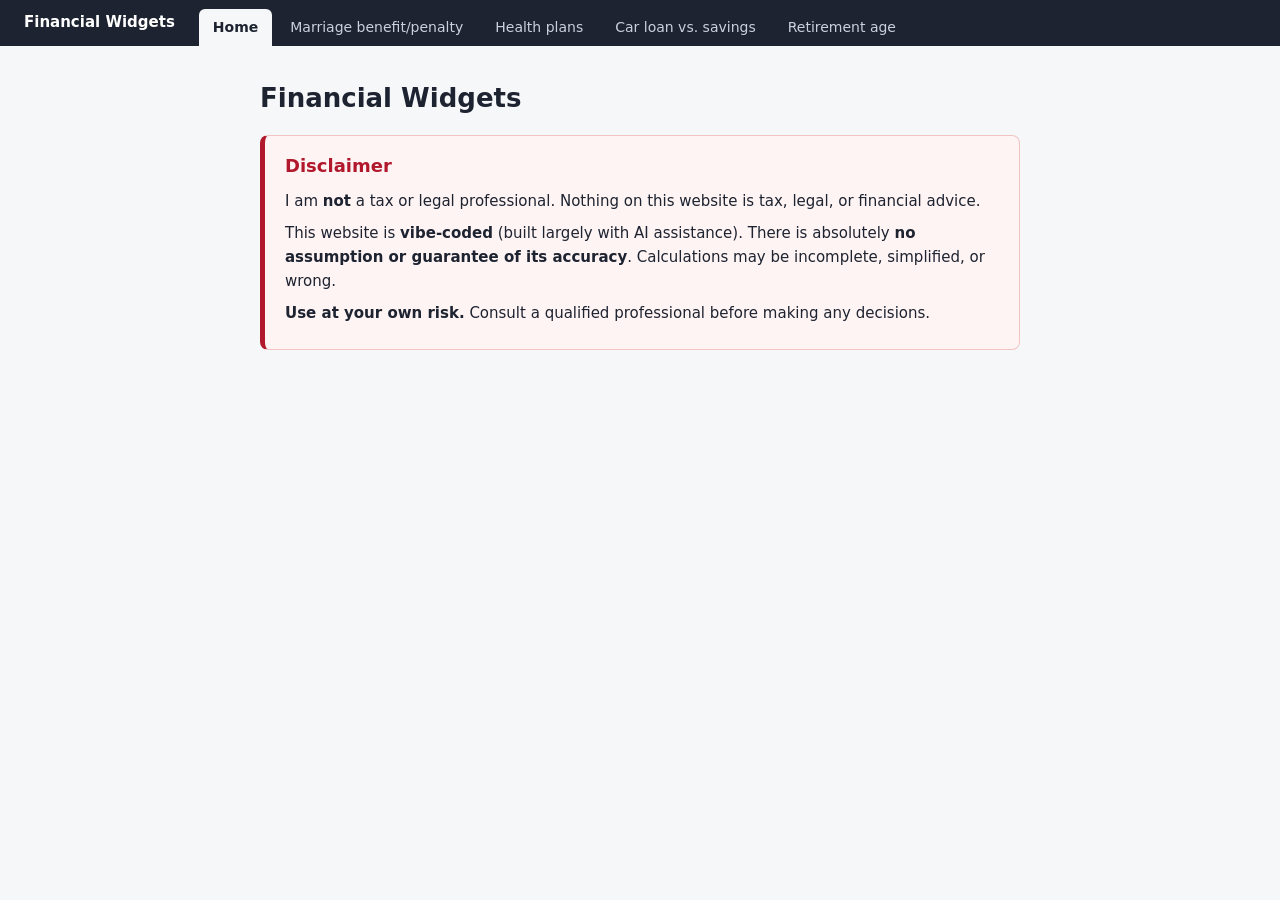
<file: index.html>
<!doctype html>
<html lang="en">
<head>
  <meta charset="utf-8" />
  <meta name="viewport" content="width=device-width, initial-scale=1" />
  <title>Financial Widgets</title>
  <link rel="stylesheet" href="site.css" />
  <style>
    body {
      margin: 0;
      font: 15px/1.6 system-ui, -apple-system, "Segoe UI", Roboto, sans-serif;
      background: #f6f7f9;
      color: #1d2330;
    }
    main { max-width: 760px; margin: 0 auto; padding: 32px 16px; }
    h1 { font-size: 26px; margin: 0 0 16px; }
    .disclaimer {
      background: #fff4f4;
      border: 1px solid #f1c4c4;
      border-left: 5px solid #b2182b;
      border-radius: 8px;
      padding: 16px 20px;
    }
    .disclaimer h2 { margin: 0 0 8px; font-size: 18px; color: #b2182b; }
    .disclaimer p { margin: 8px 0; }
  </style>
</head>
<body>
  <header class="topbar">
    <span class="brand">Financial Widgets</span>
    <nav>
      <a href="./" aria-current="page">Home</a>
      <a href="marriage/">Marriage benefit/penalty</a>
      <a href="health/">Health plans</a>
      <a href="loans/">Car loan vs. savings</a>
      <a href="retire/">Retirement age</a>
    </nav>
  </header>

  <main>
    <h1>Financial Widgets</h1>
    <section class="disclaimer">
      <h2>Disclaimer</h2>
      <p>I am <b>not</b> a tax or legal professional. Nothing on this website is tax, legal, or financial advice.</p>
      <p>This website is <b>vibe-coded</b> (built largely with AI assistance). There is absolutely
        <b>no assumption or guarantee of its accuracy</b>. Calculations may be incomplete, simplified, or wrong.</p>
      <p><b>Use at your own risk.</b> Consult a qualified professional before making any decisions.</p>
    </section>
  </main>
</body>
</html>
</file>
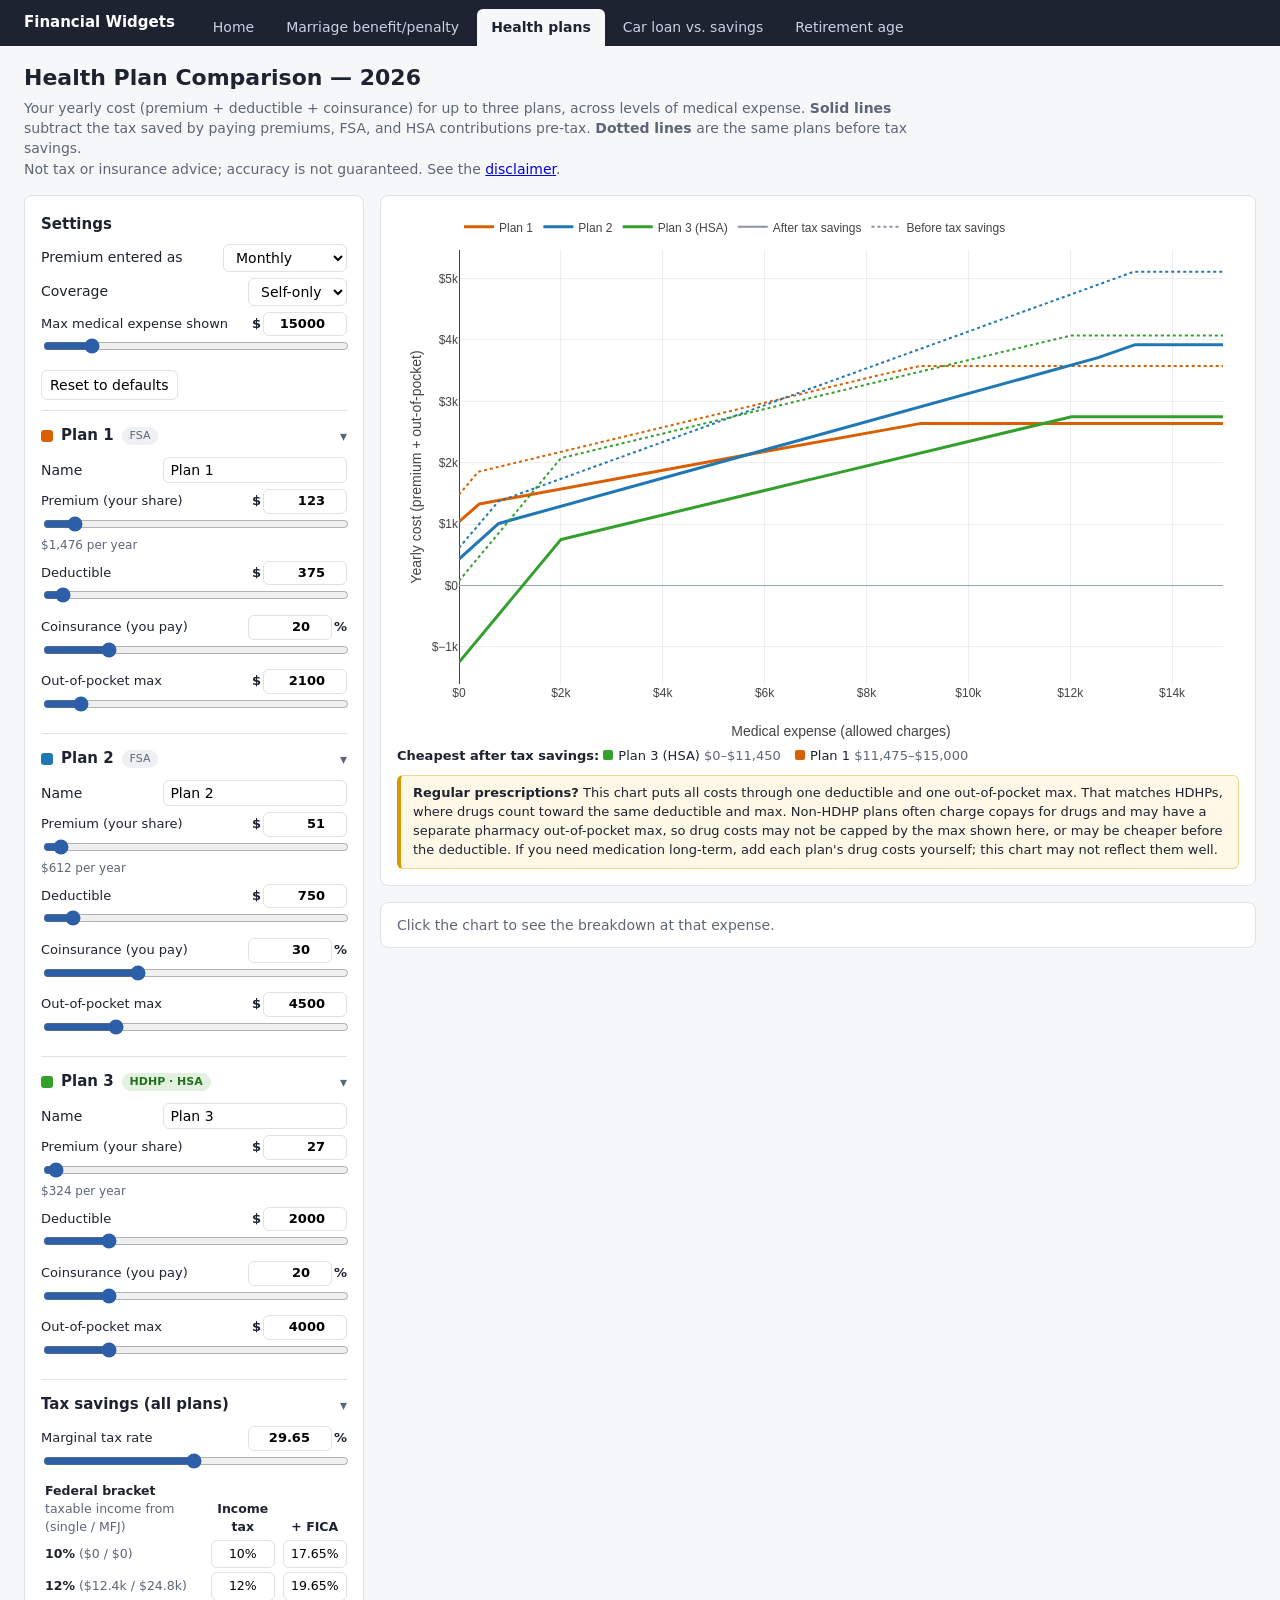
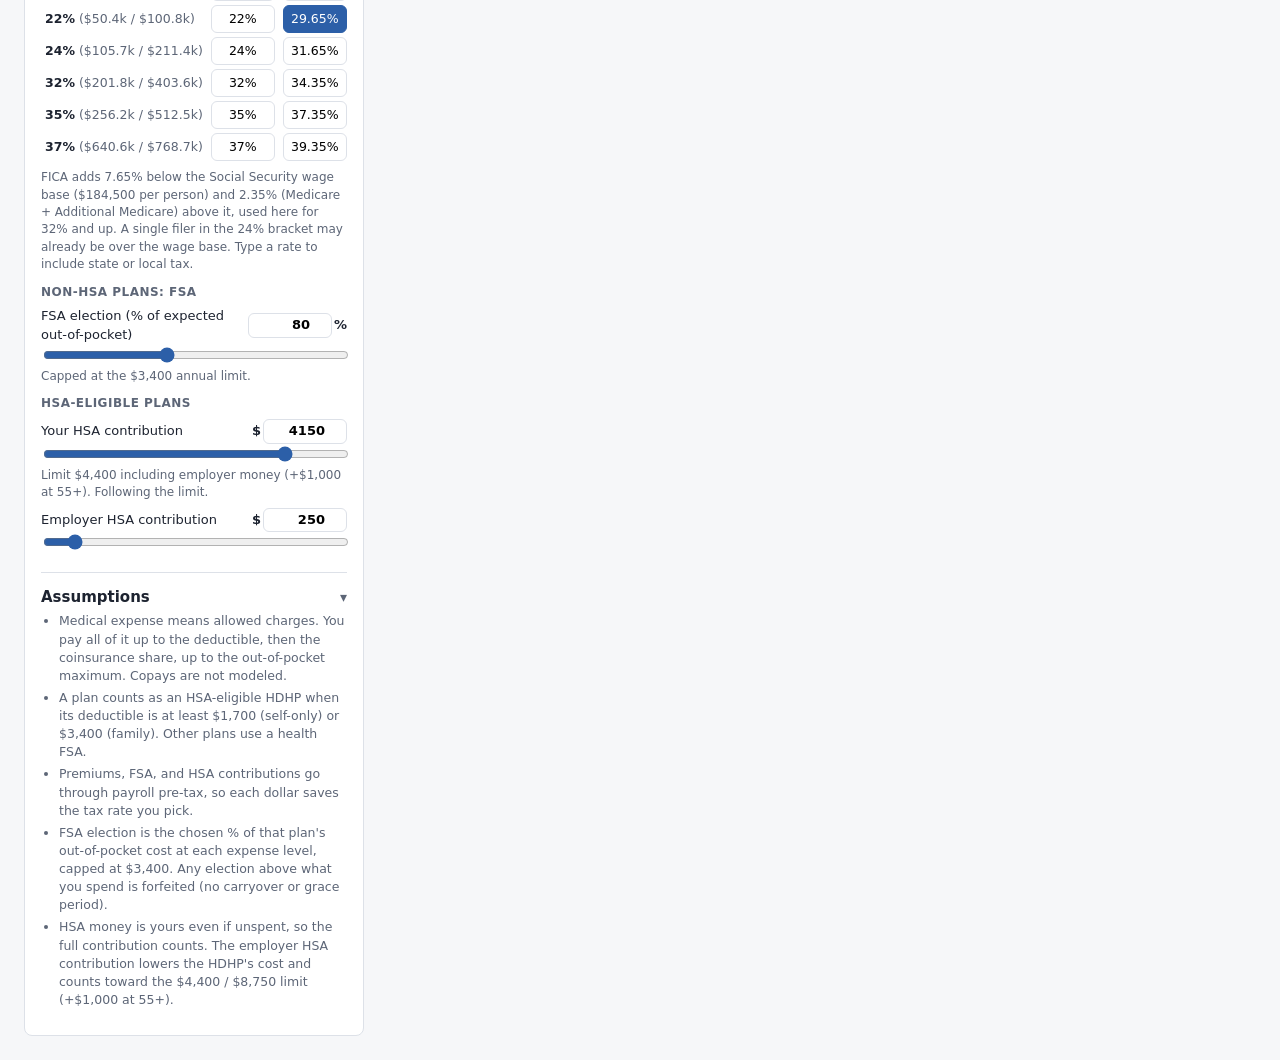
<file: health/index.html>
<!doctype html>
<html lang="en">
<head>
  <meta charset="utf-8" />
  <meta name="viewport" content="width=device-width, initial-scale=1" />
  <title>Health Plan Comparison 2026</title>
  <link rel="stylesheet" href="../site.css" />
  <link rel="stylesheet" href="../marriage/style.css" />
  <link rel="stylesheet" href="style.css" />
  <script src="https://cdn.plot.ly/plotly-2.35.2.min.js" charset="utf-8"></script>
</head>
<body>
  <header class="topbar">
    <span class="brand">Financial Widgets</span>
    <nav>
      <a href="../">Home</a>
      <a href="../marriage/">Marriage benefit/penalty</a>
      <a href="./" aria-current="page">Health plans</a>
      <a href="../loans/">Car loan vs. savings</a>
      <a href="../retire/">Retirement age</a>
    </nav>
  </header>

  <header>
    <h1>Health Plan Comparison — 2026</h1>
    <p class="sub">
      Your yearly cost (premium + deductible + coinsurance) for up to three plans, across levels of medical
      expense. <b>Solid lines</b> subtract the tax saved by paying premiums, FSA, and HSA contributions pre-tax.
      <b>Dotted lines</b> are the same plans before tax savings.
    </p>
    <p class="sub">Not tax or insurance advice; accuracy is not guaranteed. See the <a href="../">disclaimer</a>.</p>
  </header>

  <main class="wide-aside">
    <aside id="controls">
      <section id="settings">
        <h2>Settings</h2>
        <label class="row">Premium entered as
          <select id="premiumMode">
            <option value="monthly">Monthly</option>
            <option value="annual">Annual total</option>
          </select>
        </label>
        <label class="row">Coverage
          <select id="coverage">
            <option value="self">Self-only</option>
            <option value="family">Family</option>
          </select>
        </label>
        <p id="coverageWarn" class="warn" hidden>
          Family plans: this chart treats the deductible and out-of-pocket max as one pool for the whole family
          (non-embedded). Many plans use embedded limits instead, where each person also has their own smaller
          deductible and max. Then one person with high costs gets coverage sooner, and your cost can be lower
          than shown. Check your plan documents.
        </p>
        <div id="rangeFields"></div>
        <button id="reset" type="button">Reset to defaults</button>
      </section>
      <div id="plans"></div>
      <details class="panel" id="taxPanel" open>
        <summary><h2>Tax savings (all plans)</h2></summary>
        <div id="taxFields"></div>
        <table class="brackets">
          <thead>
            <tr><th>Federal bracket<br><span class="muted">taxable income from (single / MFJ)</span></th><th>Income tax</th><th>+ FICA</th></tr>
          </thead>
          <tbody id="bracketRows"></tbody>
        </table>
        <p class="note">FICA adds 7.65% below the Social Security wage base ($184,500 per person) and 2.35%
          (Medicare + Additional Medicare) above it, used here for 32% and up. A single filer in the 24% bracket
          may already be over the wage base. Type a rate to include state or local tax.</p>
        <h3>Non-HSA plans: FSA</h3>
        <div id="fsaFields"></div>
        <p id="fsaWarn" class="warn" hidden>
          Over 100%: you elect more than you spend, and the unused FSA money is forfeited. The chart counts that
          loss, so above 100% only makes sense if you expect higher costs than the chart's expense level.
        </p>
        <h3>HSA-eligible plans</h3>
        <div id="hsaFields"></div>
      </details>
      <details class="panel notes" open>
        <summary><h2>Assumptions</h2></summary>
        <ul>
          <li>Medical expense means allowed charges. You pay all of it up to the deductible, then the
            coinsurance share, up to the out-of-pocket maximum. Copays are not modeled.</li>
          <li>A plan counts as an HSA-eligible HDHP when its deductible is at least $1,700 (self-only) or
            $3,400 (family). Other plans use a health FSA.</li>
          <li>Premiums, FSA, and HSA contributions go through payroll pre-tax, so each dollar saves the tax
            rate you pick.</li>
          <li>FSA election is the chosen % of that plan's out-of-pocket cost at each expense level, capped at
            $3,400. Any election above what you spend is forfeited (no carryover or grace period).</li>
          <li>HSA money is yours even if unspent, so the full contribution counts. The employer HSA
            contribution lowers the HDHP's cost and counts toward the $4,400 / $8,750 limit (+$1,000 at
            55+).</li>
        </ul>
      </details>
    </aside>

    <section id="viz">
      <div id="chartWrap">
        <div id="chart"></div>
        <p id="winners" class="winners"></p>
        <p class="callout">
          <b>Regular prescriptions?</b> This chart puts all costs through one deductible and one out-of-pocket max.
          That matches HDHPs, where drugs count toward the same deductible and max. Non-HDHP plans often charge
          copays for drugs and may have a separate pharmacy out-of-pocket max, so drug costs may not be capped by
          the max shown here, or may be cheaper before the deductible. If you need medication long-term, add each
          plan's drug costs yourself; this chart may not reflect them well.
        </p>
      </div>
      <div id="detail" class="detail"><p class="hint">Click the chart to see the breakdown at that expense.</p></div>
    </section>
  </main>

  <div id="tapcard" class="tapcard" hidden>
    <button id="tapcard-close" type="button" aria-label="Close">×</button>
    <div class="body"></div>
    <a href="#detail">Full breakdown ↓</a>
  </div>

  <script src="../marriage/tax.js"></script>
  <script src="calc.js"></script>
  <script src="app.js"></script>
</body>
</html>
</file>
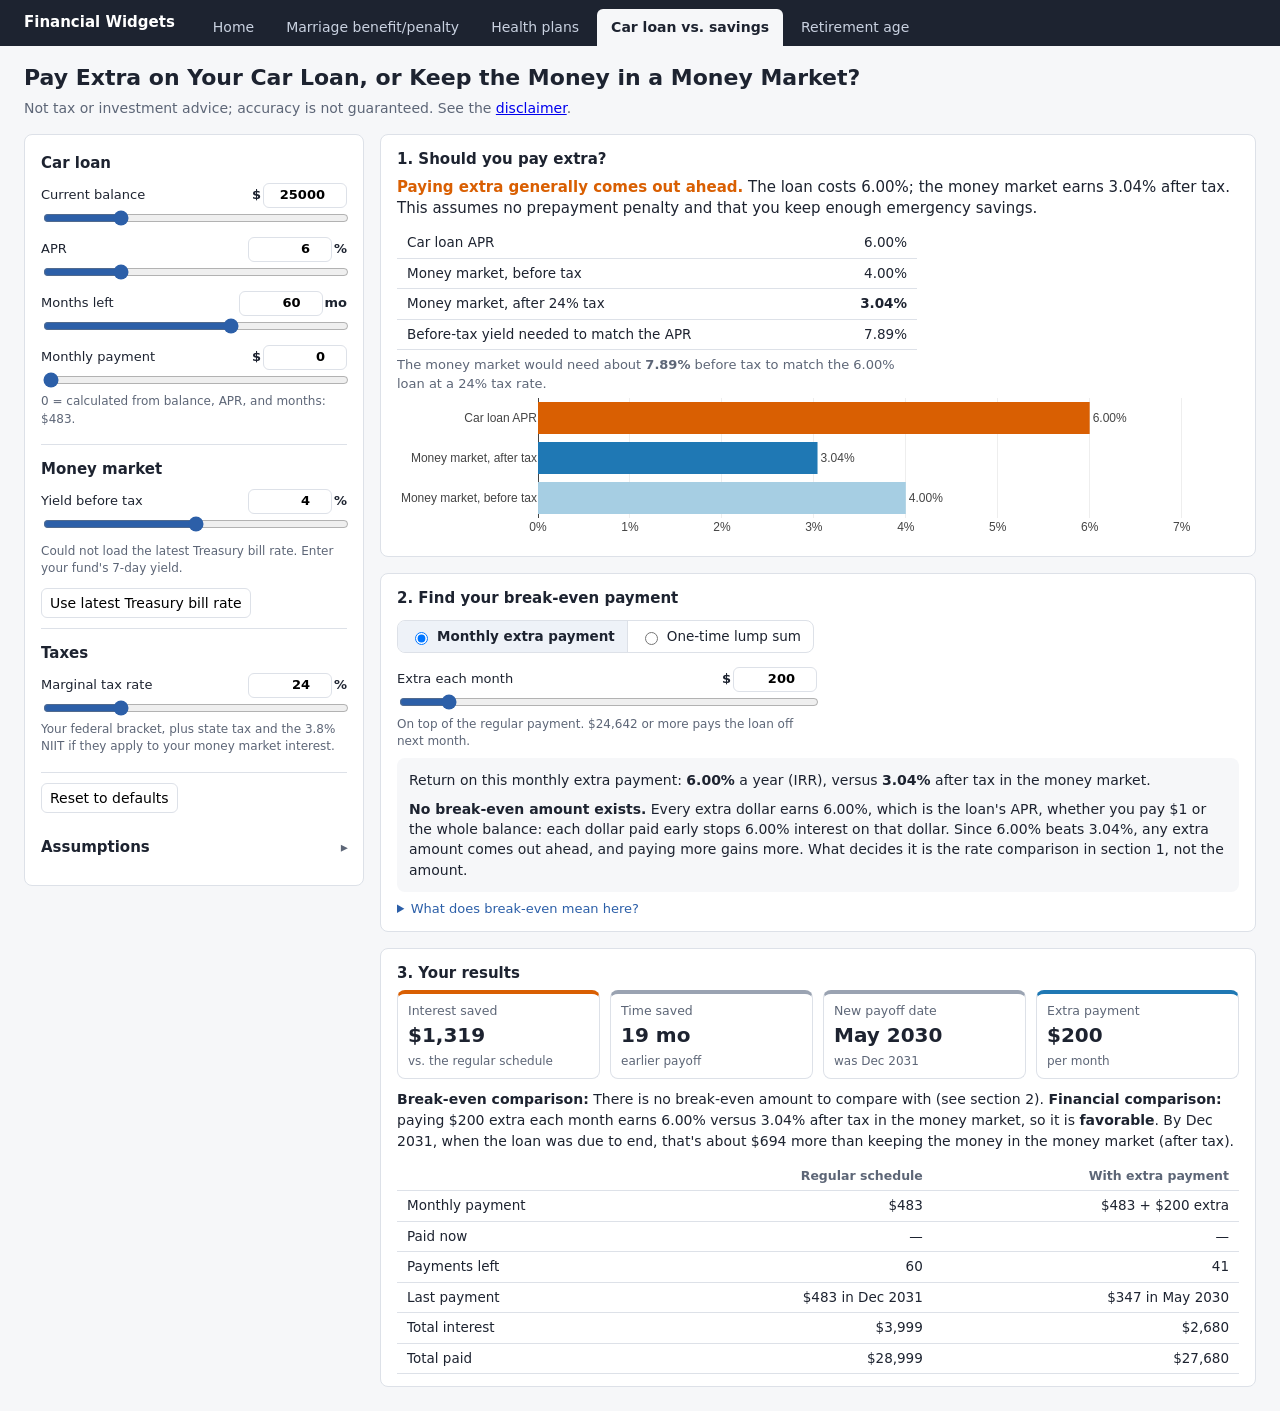
<file: loans/index.html>
<!doctype html>
<html lang="en">
<head>
  <meta charset="utf-8" />
  <meta name="viewport" content="width=device-width, initial-scale=1" />
  <title>Car Loan vs. Savings</title>
  <link rel="stylesheet" href="../site.css" />
  <link rel="stylesheet" href="../marriage/style.css" />
  <link rel="stylesheet" href="../health/style.css" />
  <link rel="stylesheet" href="style.css" />
  <script src="https://cdn.plot.ly/plotly-2.35.2.min.js" charset="utf-8"></script>
</head>
<body>
  <header class="topbar">
    <span class="brand">Financial Widgets</span>
    <nav>
      <a href="../">Home</a>
      <a href="../marriage/">Marriage benefit/penalty</a>
      <a href="../health/">Health plans</a>
      <a href="./" aria-current="page">Car loan vs. savings</a>
      <a href="../retire/">Retirement age</a>
    </nav>
  </header>

  <header>
    <h1>Pay Extra on Your Car Loan, or Keep the Money in a Money Market?</h1>
    <p class="sub">Not tax or investment advice; accuracy is not guaranteed. See the <a href="../">disclaimer</a>.</p>
  </header>

  <main>
    <aside id="controls">
      <section>
        <h2>Car loan</h2>
        <div id="loanFields"></div>
      </section>
      <section>
        <h2>Money market</h2>
        <div id="mmFields"></div>
        <p id="mmStatus" class="note"></p>
        <button id="mmRefresh" type="button">Use latest Treasury bill rate</button>
      </section>
      <section>
        <h2>Taxes</h2>
        <div id="taxFields"></div>
      </section>
      <button id="reset" type="button">Reset to defaults</button>
      <details class="panel notes">
        <summary><h2>Assumptions</h2></summary>
        <ul>
          <li>Fixed-rate loan paid monthly; each month's interest is the balance × APR ÷ 12. Extra money goes
            straight to principal and the monthly payment stays the same, so the loan ends sooner. No
            prepayment penalty.</li>
          <li>Money market interest is taxed at the marginal rate you enter. Your actual after-tax yield
            depends on federal and state tax, the kind of fund (Treasury funds are often free of state tax),
            and your situation.</li>
          <li>The loan's rate is not tax-adjusted, since car loan interest is usually not deductible.</li>
          <li>All rates are annual rates compounded monthly, so they can be compared directly.</li>
          <li>Keep an emergency fund: money paid into a loan can't be taken back out.</li>
        </ul>
      </details>
    </aside>

    <section id="viz">
      <div class="card">
        <h2>1. Should you pay extra?</h2>
        <p id="verdict" class="headline"></p>
        <div class="tablewrap"><table id="rateTable" class="data rates"></table></div>
        <div id="chartBars" class="chart"></div>
      </div>

      <div class="card">
        <h2>2. Find your break-even payment</h2>
        <div class="seg" role="radiogroup" aria-label="Extra payment type">
          <label><input type="radio" name="mode" value="monthly"> Monthly extra payment</label>
          <label><input type="radio" name="mode" value="lump"> One-time lump sum</label>
        </div>
        <div id="amountField"></div>
        <div id="breakEven" class="be"></div>
        <details class="explain">
          <summary>What does break-even mean here?</summary>
          <ul>
            <li><b>Car loan APR</b>: the rate in your loan contract. Paying extra does not change it; it
              changes how much interest you pay and when the loan ends.</li>
            <li><b>After-tax money market yield</b>: what the same money would earn in the money market,
              after tax.</li>
            <li><b>Return on paying extra</b>: the annualized internal rate of return (IRR) of the extra
              payments compared with the regular schedule. That is the money you pay in early, and the
              payments you no longer owe once the loan ends sooner.</li>
            <li><b>Break-even</b> is the extra amount at which that return equals the after-tax money market
              yield. The calculator checks amounts from $0 up to paying the loan off entirely.</li>
          </ul>
        </details>
      </div>

      <div class="card">
        <h2>3. Your results</h2>
        <div id="kpis" class="kpis four"></div>
        <p id="compare" class="compare"></p>
        <div class="tablewrap"><table id="schedTable" class="data"></table></div>
      </div>
    </section>
  </main>

  <script src="calc.js"></script>
  <script src="ui.js"></script>
  <script src="app.js"></script>
</body>
</html>
</file>
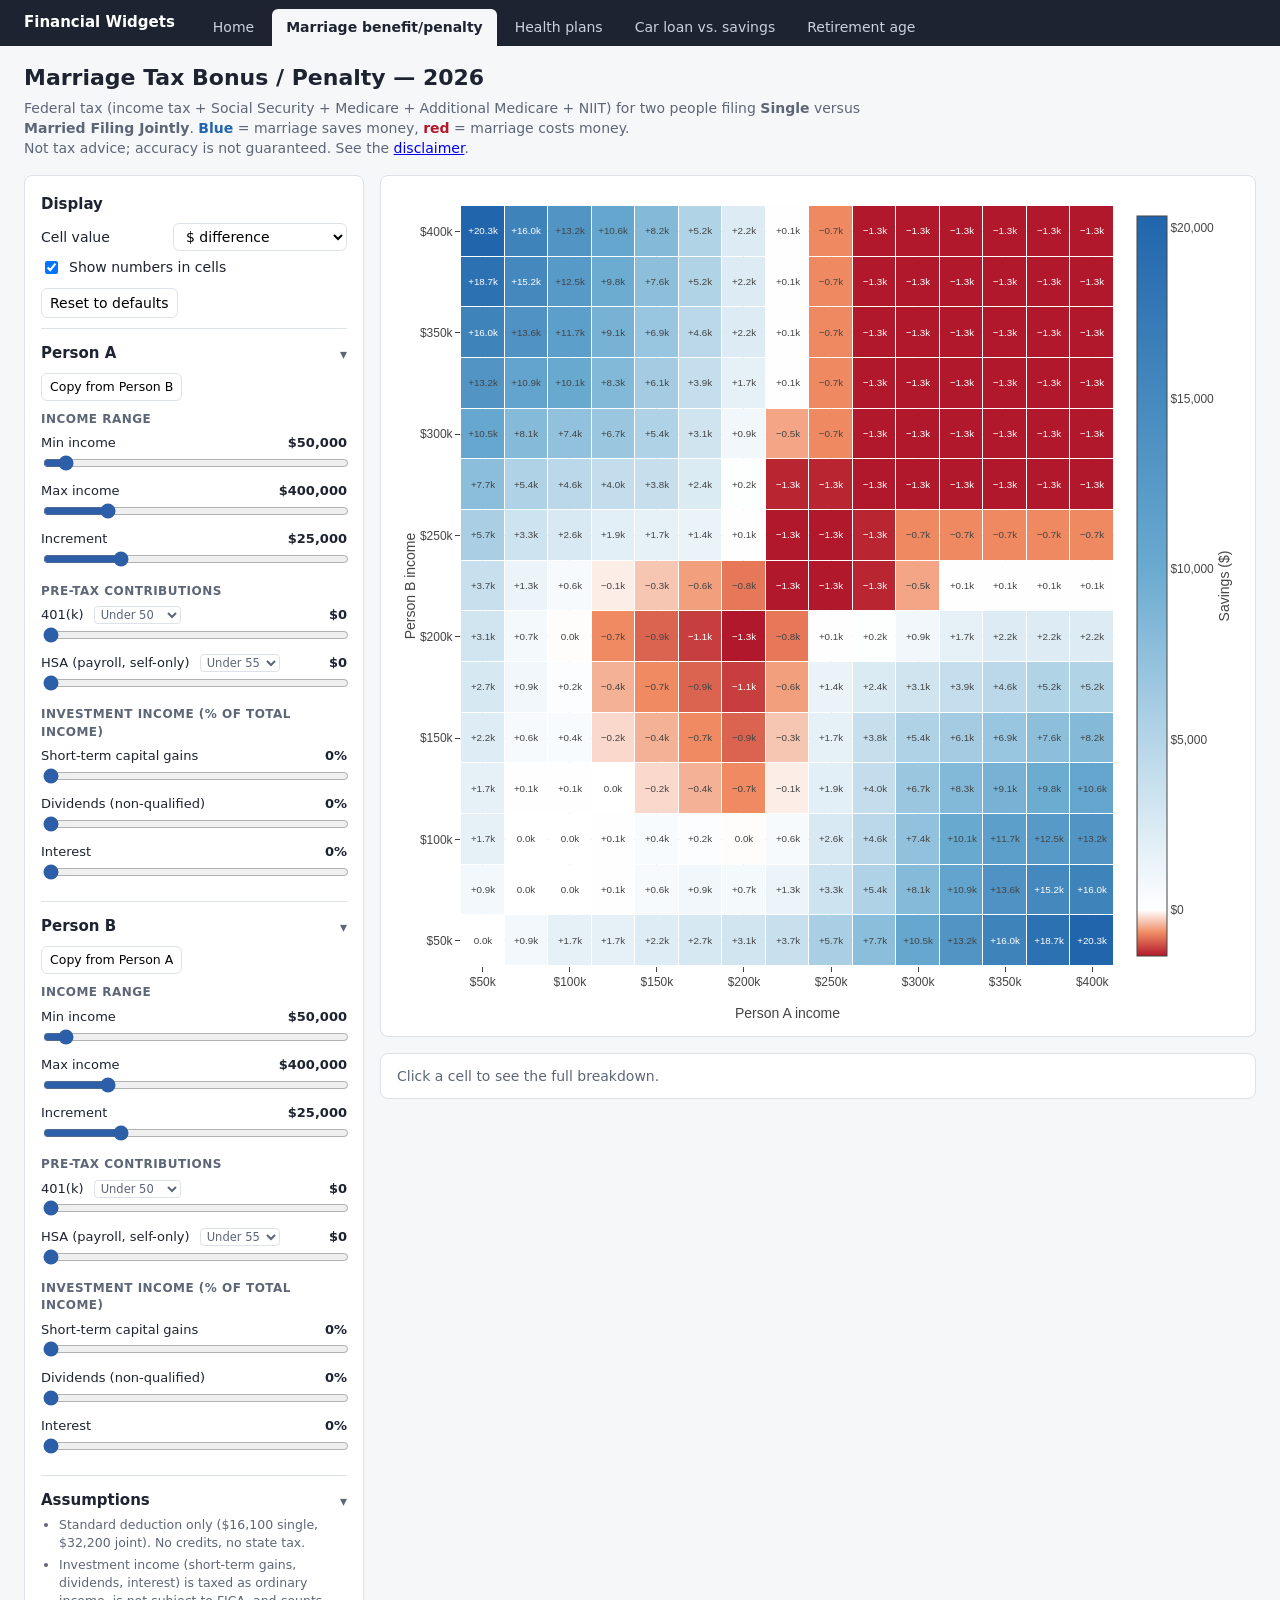
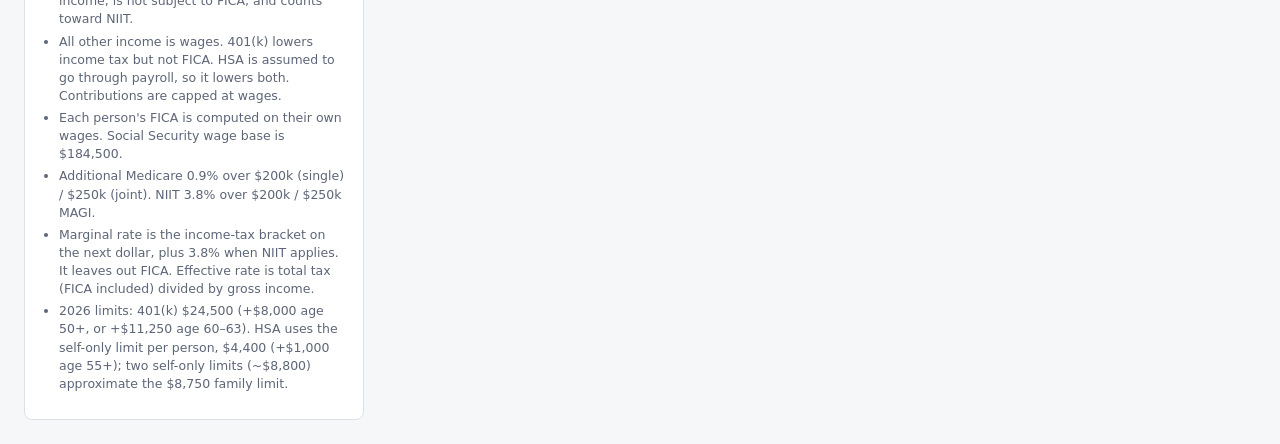
<file: marriage/index.html>
<!doctype html>
<html lang="en">
<head>
  <meta charset="utf-8" />
  <meta name="viewport" content="width=device-width, initial-scale=1" />
  <title>Marriage Tax Heatmap 2026</title>
  <link rel="stylesheet" href="../site.css" />
  <link rel="stylesheet" href="style.css" />
  <script src="https://cdn.plot.ly/plotly-2.35.2.min.js" charset="utf-8"></script>
</head>
<body>
  <header class="topbar">
    <span class="brand">Financial Widgets</span>
    <nav>
      <a href="../">Home</a>
      <a href="./" aria-current="page">Marriage benefit/penalty</a>
      <a href="../health/">Health plans</a>
      <a href="../loans/">Car loan vs. savings</a>
      <a href="../retire/">Retirement age</a>
    </nav>
  </header>

  <header>
    <h1>Marriage Tax Bonus / Penalty — 2026</h1>
    <p class="sub">
      Federal tax (income tax + Social Security + Medicare + Additional Medicare + NIIT) for two people
      filing <b>Single</b> versus <b>Married Filing Jointly</b>.
      <span class="pos">Blue</span> = marriage saves money,
      <span class="neg">red</span> = marriage costs money.
    </p>
    <p class="sub">Not tax advice; accuracy is not guaranteed. See the <a href="../">disclaimer</a>.</p>
  </header>

  <main class="wide-aside">
    <aside id="controls" class="people-grid">
      <section>
        <h2>Display</h2>
        <label class="row">Cell value
          <select id="mode">
            <option value="diff">$ difference</option>
            <option value="pct">% of unmarried tax</option>
          </select>
        </label>
        <label class="row check"><input type="checkbox" id="showText" checked /> Show numbers in cells</label>
        <button id="reset" type="button">Reset to defaults</button>
      </section>
      <div id="people"></div>
      <details class="panel notes" open>
        <summary><h2>Assumptions</h2></summary>
        <ul>
          <li>Standard deduction only ($16,100 single, $32,200 joint). No credits, no state tax.</li>
          <li>Investment income (short-term gains, dividends, interest) is taxed as ordinary income, is not
            subject to FICA, and counts toward NIIT.</li>
          <li>All other income is wages. 401(k) lowers income tax but not FICA. HSA is assumed to go through
            payroll, so it lowers both. Contributions are capped at wages.</li>
          <li>Each person's FICA is computed on their own wages. Social Security wage base is $184,500.</li>
          <li>Additional Medicare 0.9% over $200k (single) / $250k (joint). NIIT 3.8% over $200k / $250k MAGI.</li>
          <li>Marginal rate is the income-tax bracket on the next dollar, plus 3.8% when NIIT applies. It leaves
            out FICA. Effective rate is total tax (FICA included) divided by gross income.</li>
          <li>2026 limits: 401(k) $24,500 (+$8,000 age 50+, or +$11,250 age 60–63). HSA uses the self-only
            limit per person, $4,400 (+$1,000 age 55+); two self-only limits (~$8,800) approximate the $8,750
            family limit.</li>
        </ul>
      </details>
    </aside>

    <section id="viz">
      <div id="chartWrap"><div id="chart"></div></div>
      <div id="detail" class="detail"><p class="hint">Click a cell to see the full breakdown.</p></div>
    </section>
  </main>

  <div id="tapcard" class="tapcard" hidden>
    <button id="tapcard-close" type="button" aria-label="Close">×</button>
    <div class="body"></div>
    <a href="#detail">Full breakdown ↓</a>
  </div>

  <script src="tax.js"></script>
  <script src="app.js"></script>
</body>
</html>
</file>
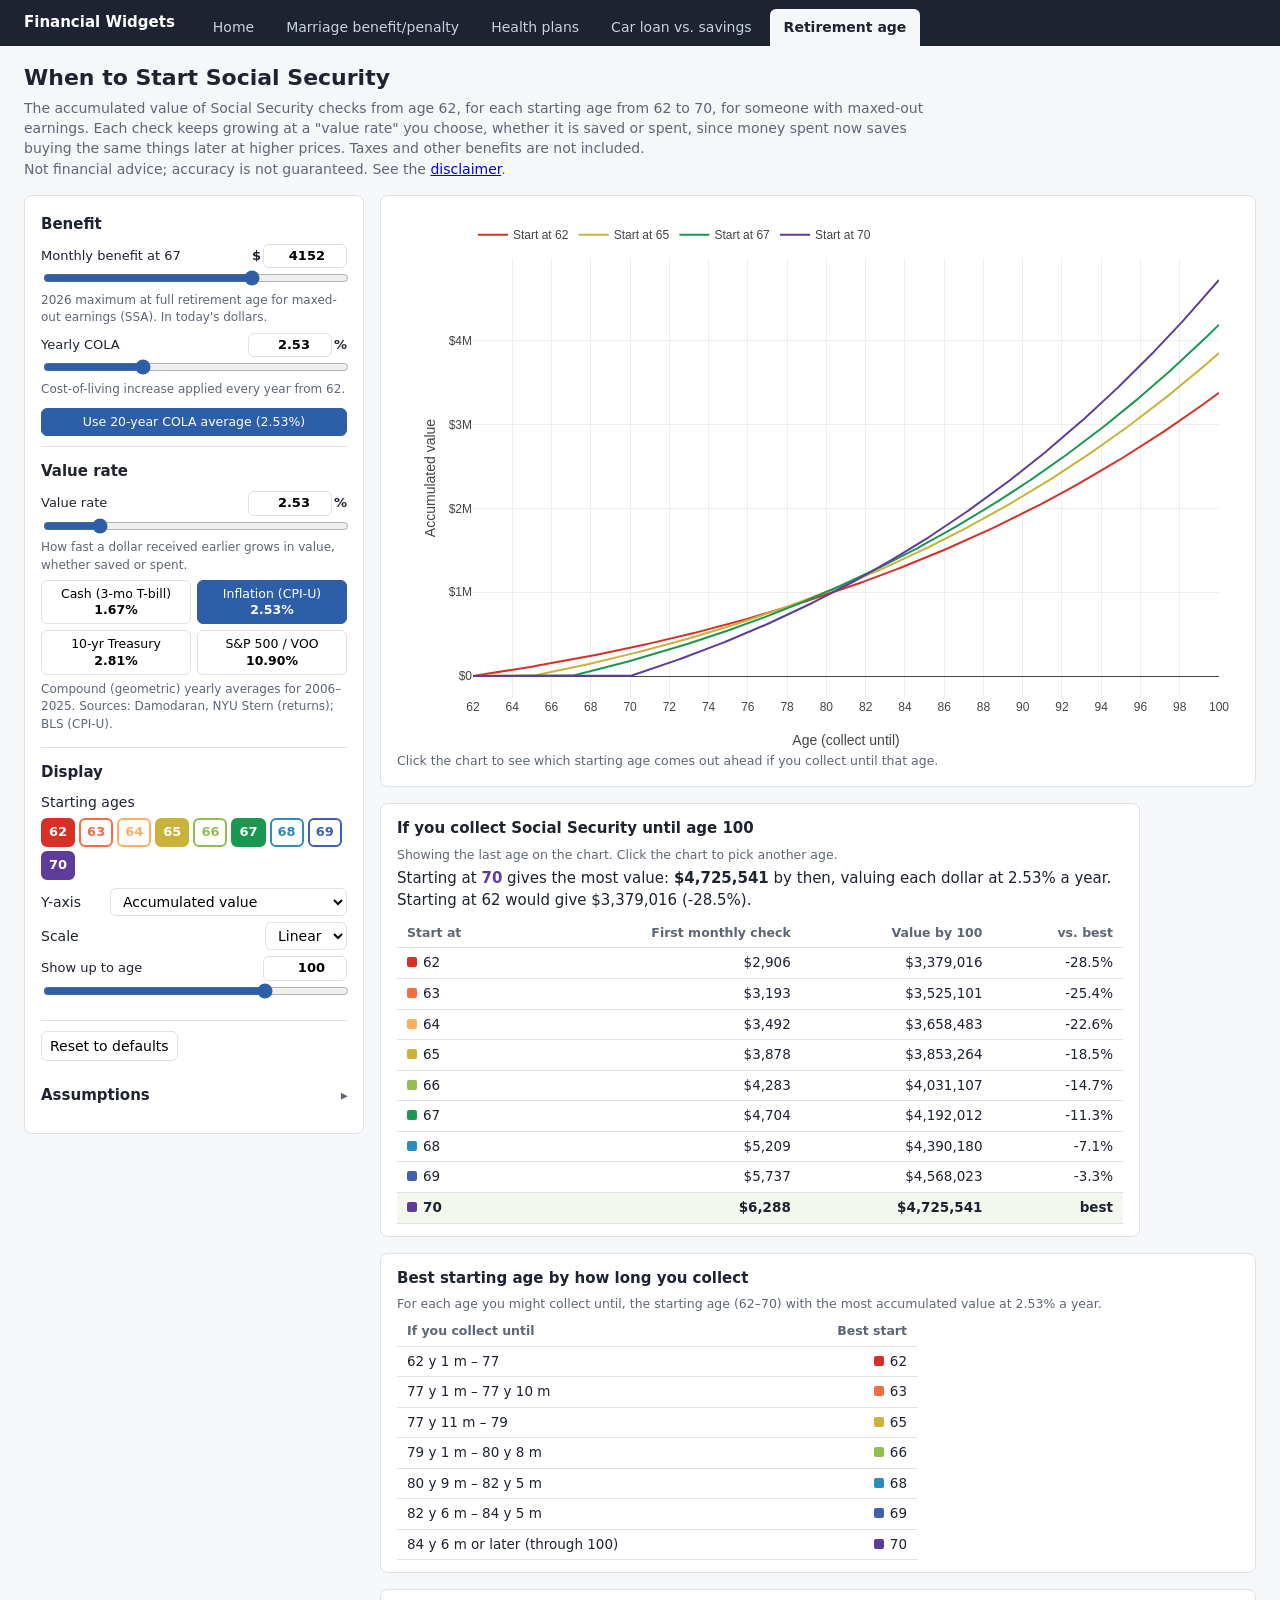
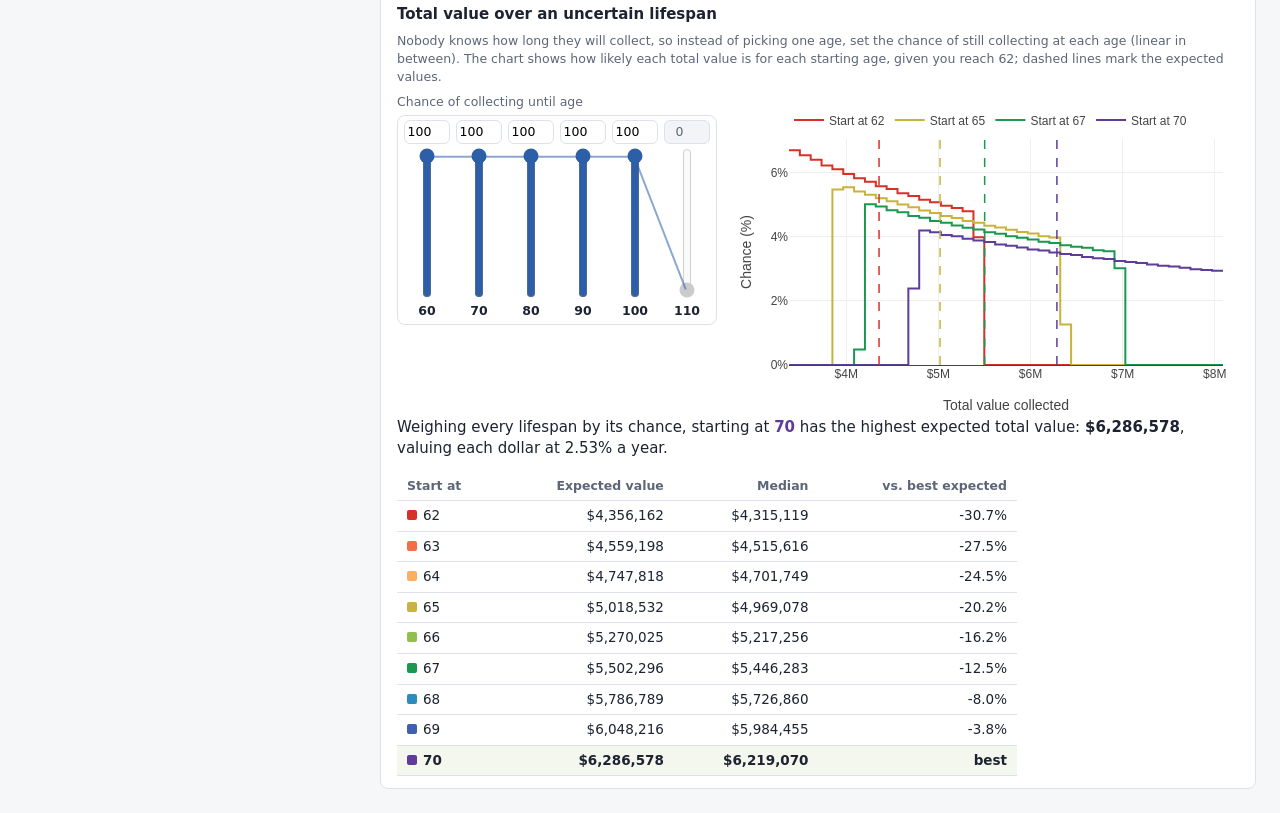
<file: retire/index.html>
<!doctype html>
<html lang="en">
<head>
  <meta charset="utf-8" />
  <meta name="viewport" content="width=device-width, initial-scale=1" />
  <title>Social Security Claiming Age</title>
  <link rel="stylesheet" href="../site.css" />
  <link rel="stylesheet" href="../marriage/style.css" />
  <link rel="stylesheet" href="../health/style.css" />
  <link rel="stylesheet" href="style.css" />
  <script src="https://cdn.plot.ly/plotly-2.35.2.min.js" charset="utf-8"></script>
</head>
<body>
  <header class="topbar">
    <span class="brand">Financial Widgets</span>
    <nav>
      <a href="../">Home</a>
      <a href="../marriage/">Marriage benefit/penalty</a>
      <a href="../health/">Health plans</a>
      <a href="../loans/">Car loan vs. savings</a>
      <a href="./" aria-current="page">Retirement age</a>
    </nav>
  </header>

  <header>
    <h1>When to Start Social Security</h1>
    <p class="sub">
      The accumulated value of Social Security checks from age 62, for each starting age from 62 to 70, for
      someone with maxed-out earnings. Each check keeps growing at a "value rate" you choose, whether it is
      saved or spent, since money spent now saves buying the same things later at higher prices.
      Taxes and other benefits are not included.
    </p>
    <p class="sub">Not financial advice; accuracy is not guaranteed. See the <a href="../">disclaimer</a>.</p>
  </header>

  <main>
    <aside id="controls">
      <section>
        <h2>Benefit</h2>
        <div id="benefitFields"></div>
        <button type="button" id="colaAvg" class="preset">Use 20-year COLA average (2.53%)</button>
      </section>
      <section>
        <h2>Value rate</h2>
        <div id="rateFields"></div>
        <div id="ratePresets" class="presets"></div>
        <p class="note">Compound (geometric) yearly averages for 2006–2025. Sources: Damodaran, NYU Stern (returns); BLS (CPI-U).</p>
      </section>
      <section>
        <h2>Display</h2>
        <div class="row"><span>Starting ages</span></div>
        <div id="ageChips" class="chips"></div>
        <div id="displayFields"></div>
      </section>
      <button id="reset" type="button">Reset to defaults</button>
      <details class="panel notes">
        <summary><h2>Assumptions</h2></summary>
        <ul>
          <li>Full retirement age 67 (born in 1960 or later). Starting earlier cuts the benefit by 5/9 of 1% a
            month for the first 36 months and 5/12 of 1% a month beyond that (70% at 62). Waiting past 67
            adds 2/3 of 1% a month, up to 124% at 70.</li>
          <li>The benefit at full retirement age is in today's dollars at age 62. COLAs raise it every year
            from 62 on, including years before you start.</li>
          <li>Each month's check arrives at the end of the month. Value grows monthly at the yearly value
            rate's monthly equivalent.</li>
          <li>Not included: income tax on benefits, the earnings test before full retirement age, spousal and
            survivor benefits, and Medicare premiums.</li>
        </ul>
      </details>
    </aside>

    <section id="viz">
      <div class="card">
        <div id="chart"></div>
        <p class="sub small">Click the chart to see which starting age comes out ahead if you collect until that age.</p>
      </div>
      <div class="card" id="decision"></div>
      <div class="card">
        <h2>Best starting age by how long you collect</h2>
        <div id="ranges"></div>
      </div>
      <div class="card" id="lifeCard">
        <h2>Total value over an uncertain lifespan</h2>
        <p class="sub small">Nobody knows how long they will collect, so instead of picking one age, set the chance of
          still collecting at each age (linear in between). The chart shows how likely each total value is for each
          starting age, given you reach 62; dashed lines mark the expected values.</p>
        <div class="life">
          <div class="surv">
            <div class="survhead">Chance of collecting until age</div>
            <div id="survSliders" class="survgrid"><svg id="survLine" aria-hidden="true"></svg></div>
          </div>
          <div id="pdfChart"></div>
        </div>
        <p id="lifeHeadline" class="headline"></p>
        <div class="tablewrap"><table id="lifeTable" class="data"></table></div>
      </div>
    </section>
  </main>

  <div id="tapcard" class="tapcard" hidden>
    <button id="tapcard-close" type="button" aria-label="Close">×</button>
    <div class="body"></div>
    <a href="#decision">Details ↓</a>
  </div>

  <script src="calc.js"></script>
  <script src="../loans/ui.js"></script>
  <script src="app.js"></script>
</body>
</html>
</file>
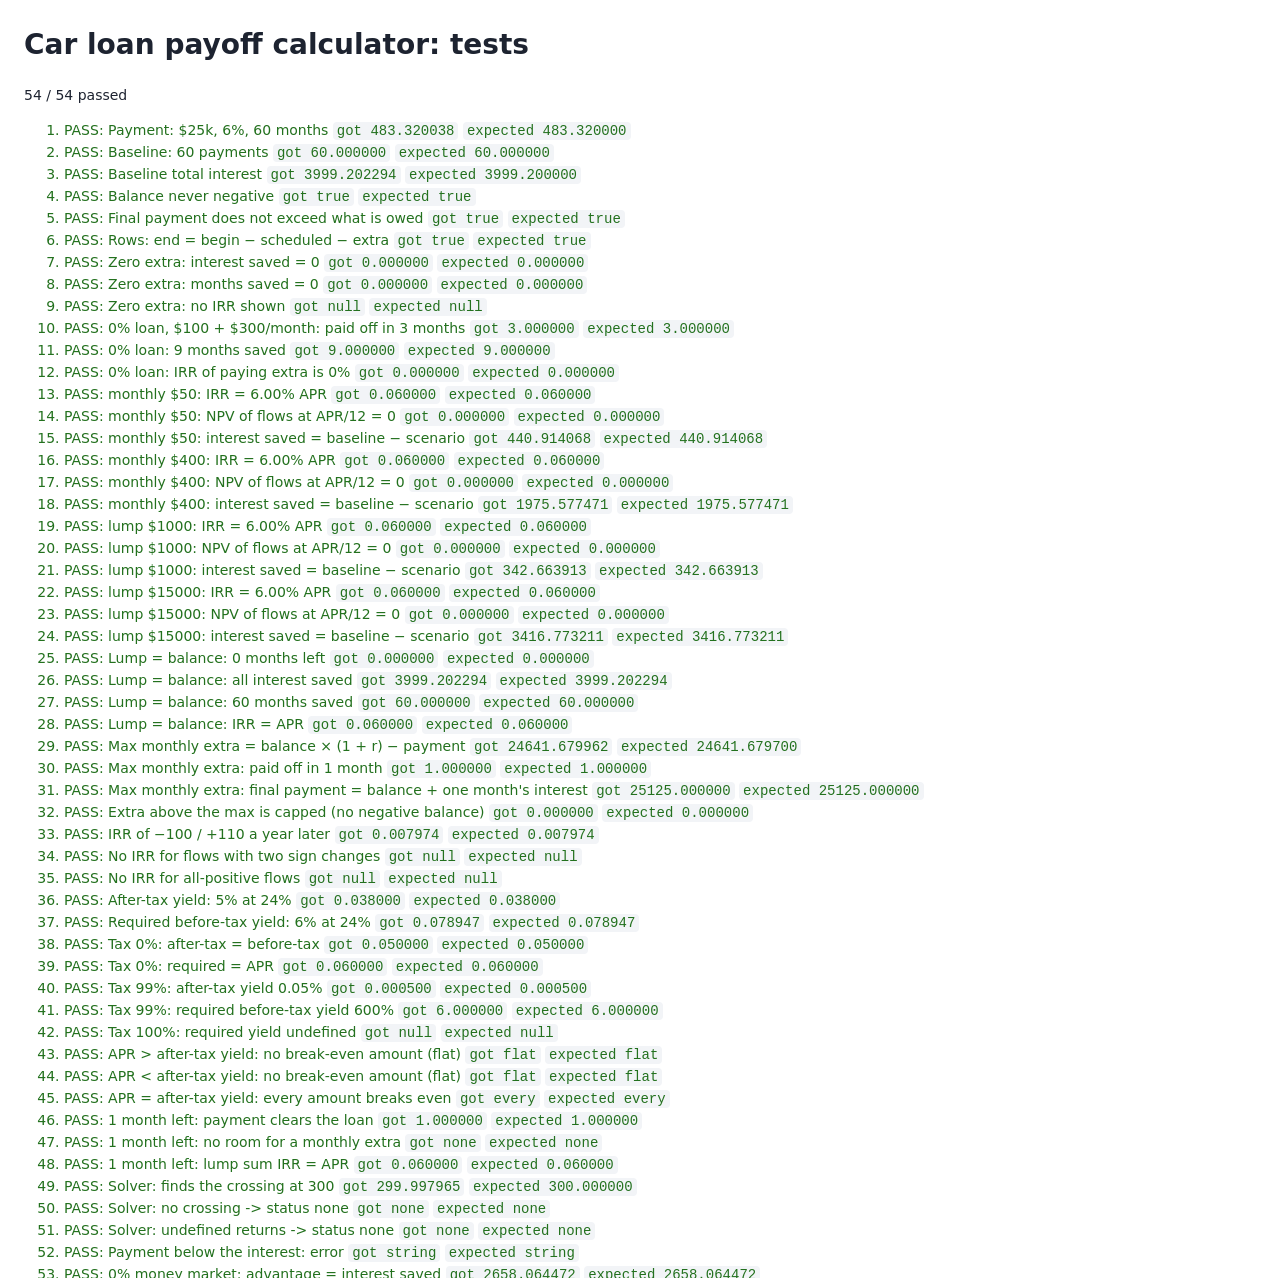
<file: loans/tests.html>
<!doctype html>
<html lang="en">
<head>
  <meta charset="utf-8" />
  <meta name="viewport" content="width=device-width, initial-scale=1" />
  <title>Car Loan Tests</title>
  <style>
    body { font: 14px/1.5 system-ui, sans-serif; margin: 24px; color: #1d2330; background: #fff; }
    .pass { color: #23711e; } .fail { color: #b2182b; font-weight: 700; }
    code { background: #f2f4f7; padding: 1px 4px; border-radius: 4px; }
  </style>
</head>
<body>
  <h1>Car loan payoff calculator: tests</h1>
  <p id="summary"></p>
  <ol id="out"></ol>
  <script src="calc.js"></script>
  <script>
  (function () {
    "use strict";
    const C = window.CarCalc;
    const results = [];
    const check = (name, got, want, tol = 0) =>
      results.push({ name, got, want, ok: typeof want === "number" ? got !== null && Math.abs(got - want) <= tol : got === want });
    const loan = { balance: 25000, apr: 0.06, months: 60, payment: 0 };

    // Amortization: $25,000 at 6% over 60 months -> $483.32/month, $3,999.20 total interest
    // (standard amortization tables).
    {
      const a = C.analyze(loan, "monthly", 0);
      check("Payment: $25k, 6%, 60 months", a.payment, 483.32, 0.005);
      check("Baseline: 60 payments", a.base.months, 60);
      check("Baseline total interest", a.base.totalInterest, 3999.20, 0.05);
      check("Balance never negative", a.base.rows.every((r) => r.end >= 0), true);
      check("Final payment does not exceed what is owed", Math.abs(a.base.finalPayment - (a.base.rows.at(-1).begin + a.base.rows.at(-1).interest)) < 1e-6, true);
      check("Rows: end = begin − scheduled − extra", a.base.rows.every((r) => Math.abs(r.begin - r.scheduled - r.extra - r.end) < 1e-6), true);
      // 6. Zero extra: nothing saved, no IRR.
      check("Zero extra: interest saved = 0", a.interestSaved, 0, 1e-9);
      check("Zero extra: months saved = 0", a.monthsSaved, 0);
      check("Zero extra: no IRR shown", a.irrAnnual, null);
    }

    // Small exact case: $1,200 at 0%, $100/month; $300 extra each month -> paid off in 3 months.
    {
      const a = C.analyze({ balance: 1200, apr: 0, months: 12, payment: 0 }, "monthly", 300);
      check("0% loan, $100 + $300/month: paid off in 3 months", a.scen.months, 3);
      check("0% loan: 9 months saved", a.monthsSaved, 9);
      check("0% loan: IRR of paying extra is 0%", a.irrAnnual, 0, 1e-9);
    }

    // The return on paying extra equals the loan rate for any amount (each prepaid dollar avoids
    // interest at APR/12 per month): independent check via NPV at the loan rate = 0.
    {
      for (const [mode, amt] of [["monthly", 50], ["monthly", 400], ["lump", 1000], ["lump", 15000]]) {
        const a = C.analyze(loan, mode, amt);
        check(`${mode} $${amt}: IRR = 6.00% APR`, a.irrAnnual, 0.06, 1e-9);
        check(`${mode} $${amt}: NPV of flows at APR/12 = 0`, C.npv(a.flows, 0.005), 0, 1e-6);
        check(`${mode} $${amt}: interest saved = baseline − scenario`, a.interestSaved, a.base.totalInterest - a.scen.totalInterest, 1e-9);
      }
    }

    // 7. Lump sum equal to the balance: no payments left, all interest saved.
    {
      const a = C.analyze(loan, "lump", 25000);
      check("Lump = balance: 0 months left", a.scen.months, 0);
      check("Lump = balance: all interest saved", a.interestSaved, a.base.totalInterest, 1e-6);
      check("Lump = balance: 60 months saved", a.monthsSaved, 60);
      check("Lump = balance: IRR = APR", a.irrAnnual, 0.06, 1e-9);
    }

    // 8. Extra that pays the loan off with the next payment.
    {
      const max = C.maxAmount(loan, "monthly");
      check("Max monthly extra = balance × (1 + r) − payment", max, 25000 * 1.005 - 483.3203, 0.01);
      const a = C.analyze(loan, "monthly", max);
      check("Max monthly extra: paid off in 1 month", a.scen.months, 1);
      check("Max monthly extra: final payment = balance + one month's interest", a.scen.finalPayment, 25125, 0.01);
      const over = C.analyze(loan, "monthly", max + 5000);
      check("Extra above the max is capped (no negative balance)", over.scen.rows[0].end, 0, 1e-9);
    }

    // IRR on a known cash flow: −100 now, +110 in 12 months -> (1.1)^(1/12) − 1 per month.
    {
      const c = [-100, ...new Array(11).fill(0), 110];
      check("IRR of −100 / +110 a year later", C.irr(c), Math.pow(1.1, 1 / 12) - 1, 1e-10);
      check("No IRR for flows with two sign changes", C.irr([-100, 230, -132]), null);
      check("No IRR for all-positive flows", C.irr([10, 10]), null);
    }

    // Rates: 6% APR, 24% tax, 5% money market -> 3.80% after tax; 7.89% needed before tax.
    check("After-tax yield: 5% at 24%", C.afterTaxYield(0.05, 0.24), 0.038, 1e-12);
    check("Required before-tax yield: 6% at 24%", C.requiredPreTax(0.06, 0.24), 0.078947, 1e-6);
    // 9. Tax rate zero.
    check("Tax 0%: after-tax = before-tax", C.afterTaxYield(0.05, 0), 0.05, 1e-12);
    check("Tax 0%: required = APR", C.requiredPreTax(0.06, 0), 0.06, 1e-12);
    // 10. Tax rate near and at 100%.
    check("Tax 99%: after-tax yield 0.05%", C.afterTaxYield(0.05, 0.99), 0.0005, 1e-12);
    check("Tax 99%: required before-tax yield 600%", C.requiredPreTax(0.06, 0.99), 6, 1e-9);
    check("Tax 100%: required yield undefined", C.requiredPreTax(0.06, 1), null);

    // Break-even: the return is the same for every amount, so no amount is reported.
    // 1. Loan rate above the after-tax yield (6% vs 3.8%).
    check("APR > after-tax yield: no break-even amount (flat)", C.breakEven(loan, "monthly", 0.038).status, "flat");
    // 2. Loan rate below (6% vs 7%).
    check("APR < after-tax yield: no break-even amount (flat)", C.breakEven(loan, "lump", 0.07).status, "flat");
    // 3. Equal rates: every amount is at break-even.
    check("APR = after-tax yield: every amount breaks even", C.breakEven(loan, "monthly", 0.06).status, "every");
    // 11. Short term: 1 month left.
    {
      const p = { balance: 1000, apr: 0.06, months: 1, payment: 0 };
      check("1 month left: payment clears the loan", C.analyze(p, "monthly", 0).base.months, 1);
      check("1 month left: no room for a monthly extra", C.breakEven(p, "monthly", 0.04).status, "none");
      check("1 month left: lump sum IRR = APR", C.analyze(p, "lump", 500).irrAnnual, 0.06, 1e-9);
    }
    // 12. The solver finds a crossing when the return does depend on the amount, and reports none
    //     when there is no crossing (synthetic return curves).
    {
      const f = C.solveBreakEven((x) => 0.02 + x / 10000, 0.05, 1000); // crosses at x = 300
      check("Solver: finds the crossing at 300", f.amount, 300, 0.01);
      check("Solver: no crossing -> status none", C.solveBreakEven((x) => 0.02 + x / 1e6, 0.05, 1000).status, "none");
      check("Solver: undefined returns -> status none", C.solveBreakEven(() => null, 0.05, 1000).status, "none");
    }
    // Payment too small to cover interest.
    check("Payment below the interest: error", typeof C.analyze({ ...loan, payment: 100 }, "monthly", 0).error, "string");

    // Advantage over the money market at the original end date: 0% money market -> equals interest saved.
    {
      const a = C.analyze(loan, "lump", 10000);
      check("0% money market: advantage = interest saved", C.advantageAtBaseEnd(a, 0), a.interestSaved, 1e-6);
      check("Money market at the loan rate: no advantage", C.advantageAtBaseEnd(a, 0.06), 0, 1e-6);
    }

    document.getElementById("out").innerHTML = results.map((r) =>
      `<li class="${r.ok ? "pass" : "fail"}">${r.ok ? "PASS" : "FAIL"}: ${r.name} <code>got ${typeof r.got === "number" ? r.got.toFixed(6) : r.got}</code>` +
      (typeof r.want === "number" ? ` <code>expected ${r.want.toFixed(6)}</code>` : ` <code>expected ${r.want}</code>`) + "</li>").join("");
    const passed = results.filter((r) => r.ok).length;
    document.getElementById("summary").textContent = `${passed} / ${results.length} passed`;
  })();
  </script>
</body>
</html>
</file>
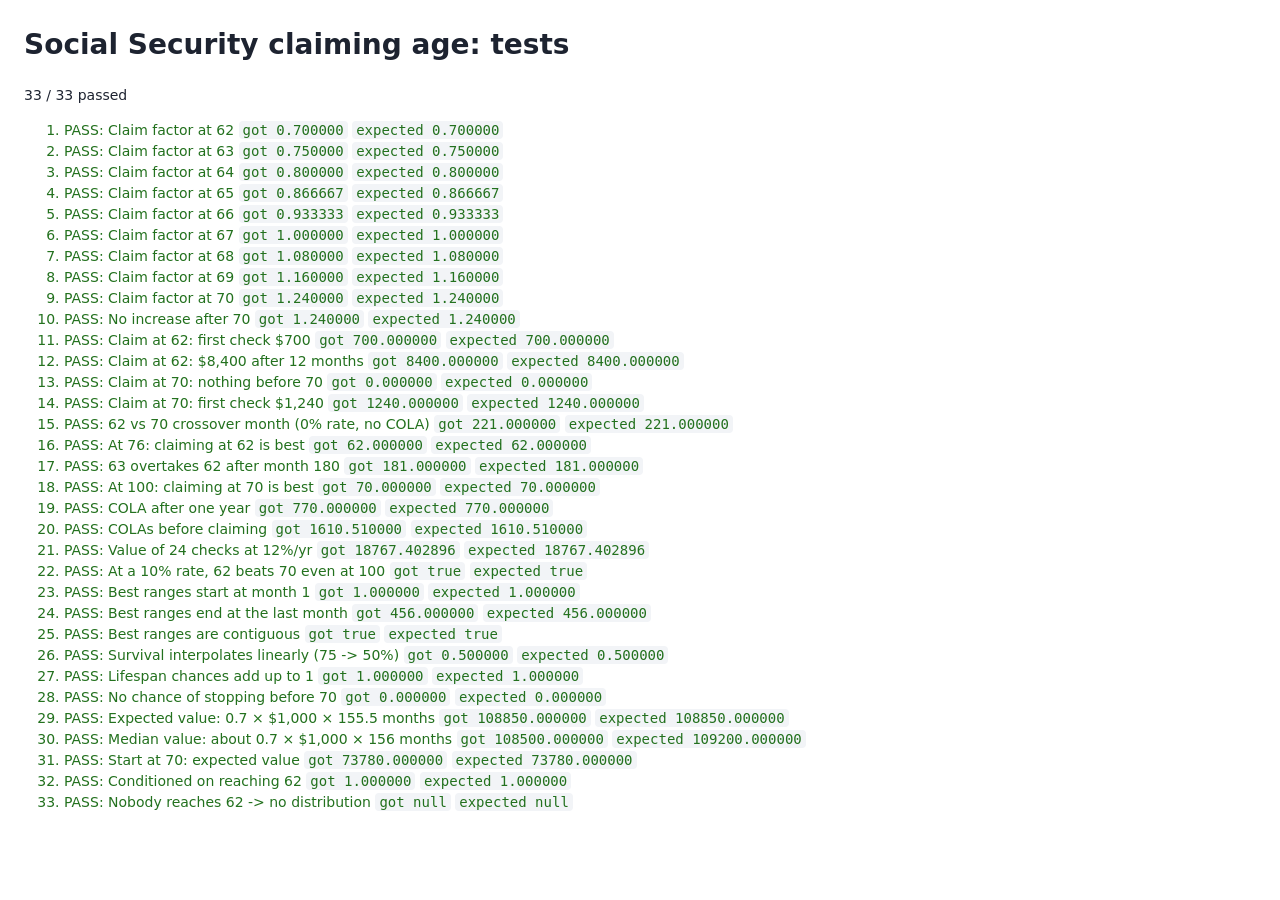
<file: retire/tests.html>
<!doctype html>
<html lang="en">
<head>
  <meta charset="utf-8" />
  <meta name="viewport" content="width=device-width, initial-scale=1" />
  <title>Social Security Tests</title>
  <style>
    body { font: 14px/1.5 system-ui, sans-serif; margin: 24px; color: #1d2330; background: #fff; }
    .pass { color: #23711e; } .fail { color: #b2182b; font-weight: 700; }
    code { background: #f2f4f7; padding: 1px 4px; border-radius: 4px; }
  </style>
</head>
<body>
  <h1>Social Security claiming age: tests</h1>
  <p id="summary"></p>
  <ol id="out"></ol>
  <script src="calc.js"></script>
  <script>
  (function () {
    "use strict";
    const C = window.SSCalc;
    const results = [];
    const check = (name, got, want, tol = 0) =>
      results.push({ name, got, want, ok: typeof want === "number" ? got !== null && Math.abs(got - want) <= tol : got === want });

    // SSA factors with full retirement age 67: 70% at 62, 75% at 63, 80% at 64, 86.67% at 65,
    // 93.33% at 66, 100% at 67, 108% at 68, 116% at 69, 124% at 70 (SSA's published table).
    const want = { 62: 0.7, 63: 0.75, 64: 0.8, 65: 0.866667, 66: 0.933333, 67: 1, 68: 1.08, 69: 1.16, 70: 1.24 };
    for (const a of C.CLAIM_AGES) check(`Claim factor at ${a}`, C.claimFactor(a), want[a], 1e-6);
    check("No increase after 70", C.claimFactor(72), 1.24, 1e-12);

    // No COLA, 0% value rate: value = checks received. Claim at 62 for 12 months: 12 × 0.7 × 1000.
    const flat = { pia: 1000, cola: 0, rate: 0, endAge: 100 };
    {
      const s = C.series(62, flat);
      check("Claim at 62: first check $700", s.check[1], 700, 1e-9);
      check("Claim at 62: $8,400 after 12 months", s.value[12], 8400, 1e-9);
      check("Claim at 70: nothing before 70", C.series(70, flat).value[96], 0, 0);
      check("Claim at 70: first check $1,240", C.series(70, flat).check[97], 1240, 1e-9);
    }

    // Break-even of 62 vs 70 with no COLA and 0% rate: 0.70 m = 1.24 (m − 96) -> m = 220.4, so 70
    // pulls ahead in month 221 (age 80 and 5 months), the commonly quoted "about 80 1/2".
    {
      const all = C.allSeries(flat);
      check("62 vs 70 crossover month (0% rate, no COLA)", C.crossover(all, 62, 70, 456), 221, 0);
      // 63 overtakes 62 when 0.70 m = 0.75 (m − 12), i.e. month 180 (age 77).
      check("At 76: claiming at 62 is best", C.bestAt(all, 12 * 14), 62);
      check("63 overtakes 62 after month 180", C.crossover(all, 62, 63, 456), 181, 0);
      check("At 100: claiming at 70 is best", C.bestAt(all, 456), 70);
    }

    // COLA applied every 12 months from 62: claim at 62 with 10% COLA -> month 13 check = 700 × 1.1.
    check("COLA after one year", C.series(62, { ...flat, cola: 0.1 }).check[13], 770, 1e-9);
    // COLAs accrue before claiming too: claim at 67 with 10% COLA -> first check 1000 × 1.1^5.
    check("COLAs before claiming", C.series(67, { ...flat, cola: 0.1 }).firstCheck, 1000 * Math.pow(1.1, 5), 1e-6);

    // Value grows at the monthly equivalent of the yearly rate: 12% a year -> i = 1.12^(1/12) − 1.
    // Constant $700 checks for 24 months: value = 700 × ((1 + i)^24 − 1) / i.
    {
      const i = Math.pow(1.12, 1 / 12) - 1;
      check("Value of 24 checks at 12%/yr", C.series(62, { ...flat, rate: 0.12 }).value[24], 700 * (Math.pow(1 + i, 24) - 1) / i, 1e-6);
    }

    // A higher value rate favors claiming early: at 10%, 62 still beats 70 at age 100.
    check("At a 10% rate, 62 beats 70 even at 100", C.bestAt(C.allSeries({ ...flat, rate: 0.1 }), 456) !== 70, true);

    // Best ranges cover every month exactly once, in order.
    {
      const all = C.allSeries({ ...flat, cola: 0.025, rate: 0.025 });
      const r = C.bestRanges(all, 456);
      check("Best ranges start at month 1", r[0].fromMonth, 1);
      check("Best ranges end at the last month", r.at(-1).toMonth, 456);
      check("Best ranges are contiguous", r.every((x, k) => k === 0 || x.fromMonth === r[k - 1].toMonth + 1), true);
    }

    // Uncertain lifespan. Everyone collects until 70, then the chance falls linearly to 0 at 80:
    // the number of checks is spread evenly over months 96..215 (ages 70 to 80), mean 155.5.
    {
      const knots = [[60, 1], [70, 1], [80, 0], [90, 0], [100, 0], [110, 0]];
      check("Survival interpolates linearly (75 -> 50%)", C.survivalAt(knots, 75), 0.5, 1e-12);
      const probs = C.lifeDistribution(knots);
      check("Lifespan chances add up to 1", probs.reduce((a, b) => a + b, 0), 1, 1e-9);
      check("No chance of stopping before 70", probs.slice(0, 96).reduce((a, b) => a + b, 0), 0, 1e-12);
      const s = C.series(62, { ...flat, endAge: 110 });
      const d = C.valueDistribution(s, probs);
      check("Expected value: 0.7 × $1,000 × 155.5 months", d.mean, 700 * 155.5, 1e-6);
      check("Median value: about 0.7 × $1,000 × 156 months", d.median, 700 * 156, 700);
      // Start at 70: never collects if the lifespan ends right at 70; mean = 1.24 × 1000 × (155.5 − 96).
      check("Start at 70: expected value", C.valueDistribution(C.series(70, { ...flat, endAge: 110 }), probs).mean, 1240 * 59.5, 1e-6);
      // Chances are given relative to being alive at 62.
      const half = C.lifeDistribution([[60, 1], [70, 0.5], [80, 0], [90, 0], [100, 0], [110, 0]]);
      check("Conditioned on reaching 62", half.reduce((a, b) => a + b, 0), 1, 1e-9);
      check("Nobody reaches 62 -> no distribution", C.lifeDistribution([[60, 0], [70, 0], [80, 0], [90, 0], [100, 0], [110, 0]]), null);
    }

    document.getElementById("out").innerHTML = results.map((r) =>
      `<li class="${r.ok ? "pass" : "fail"}">${r.ok ? "PASS" : "FAIL"}: ${r.name} <code>got ${typeof r.got === "number" ? r.got.toFixed(6) : r.got}</code>` +
      ` <code>expected ${typeof r.want === "number" ? r.want.toFixed(6) : r.want}</code></li>`).join("");
    const passed = results.filter((r) => r.ok).length;
    document.getElementById("summary").textContent = `${passed} / ${results.length} passed`;
  })();
  </script>
</body>
</html>
</file>
<file: site.css>
/* Shared top bar with tabs, used by every page. */
.topbar {
  display: flex;
  align-items: flex-end;
  gap: 24px;
  padding: 0 24px;
  background: #1d2330;
  color: #fff;
  font: 14px/1.45 system-ui, -apple-system, "Segoe UI", Roboto, sans-serif;
  overflow-x: auto;
}
.topbar .brand {
  font-weight: 700;
  font-size: 15px;
  padding: 12px 0;
  white-space: nowrap;
}
.topbar nav { display: flex; gap: 4px; }
.topbar nav a {
  color: #c9d1e0;
  text-decoration: none;
  padding: 8px 14px;
  border-radius: 6px 6px 0 0;
  white-space: nowrap;
}
.topbar nav a:hover { color: #fff; background: rgba(255, 255, 255, 0.08); }
.topbar nav a[aria-current="page"] { color: #1d2330; background: #f6f7f9; font-weight: 600; }

@media (max-width: 600px) {
  .topbar { padding: 0 8px; gap: 8px; }
  .topbar .brand { display: none; }
  .topbar nav a { padding: 8px 10px; }
}
</file>
<file: marriage/style.css>
:root {
  --bg: #f6f7f9;
  --panel: #ffffff;
  --text: #1d2330;
  --muted: #5d6677;
  --border: #dde1e8;
  --accent: #2c5fa8;
  --pos: #2166ac;
  --neg: #b2182b;
}

* { box-sizing: border-box; }

body {
  margin: 0;
  font: 14px/1.45 system-ui, -apple-system, "Segoe UI", Roboto, sans-serif;
  background: var(--bg);
  color: var(--text);
}

header { padding: 16px 24px 8px; }
h1 { margin: 0 0 4px; font-size: 22px; }
.sub { margin: 0; color: var(--muted); max-width: 900px; }
.pos { color: var(--pos); font-weight: 600; }
.neg { color: var(--neg); font-weight: 600; }

main {
  display: grid;
  grid-template-columns: 340px minmax(0, 1fr);
  gap: 16px;
  padding: 8px 24px 24px;
  align-items: start;
}

aside, #viz > div {
  background: var(--panel);
  border: 1px solid var(--border);
  border-radius: 8px;
}

aside { padding: 4px 16px 12px; }
aside > section, aside .panel { padding: 10px 0; border-bottom: 1px solid var(--border); }
aside > :last-child, #people > :last-child { border-bottom: none; }
#people { border-bottom: 1px solid var(--border); }
h2 { font-size: 15px; margin: 4px 0 8px; }
h3 { font-size: 12px; margin: 10px 0 4px; color: var(--muted); text-transform: uppercase; letter-spacing: .04em; }

/* Collapsible panels */
.panel summary { cursor: pointer; list-style: none; display: flex; align-items: center; gap: 8px; }
.panel summary::-webkit-details-marker { display: none; }
.panel summary h2 { margin: 4px 0; }
.panel summary::after { content: "▾"; margin-left: auto; color: var(--muted); transition: transform .15s; }
.panel:not([open]) summary::after { transform: rotate(-90deg); }
.panel .copy { font-size: 12.5px; }

.slider { margin: 6px 0; }
.slider .lbl { display: flex; justify-content: space-between; font-size: 13px; }
.slider .lbl output { font-variant-numeric: tabular-nums; font-weight: 600; }
/* Small age picker inside a slider's label row (catch-up limits); sized to keep the row height. */
.slider .lbl select.age {
  font-size: 11.5px;
  line-height: 1.2;
  padding: 0 2px;
  margin-left: 6px;
  border-radius: 4px;
  color: var(--muted);
  vertical-align: baseline;
}
.slider input[type=range] { width: 100%; accent-color: var(--accent); }

.row { display: flex; justify-content: space-between; align-items: center; gap: 8px; margin: 6px 0; }
.row.check { justify-content: flex-start; }
select, button {
  font: inherit;
  padding: 4px 8px;
  border: 1px solid var(--border);
  border-radius: 6px;
  background: #fff;
}
button { cursor: pointer; margin-top: 4px; }
button:hover { background: #eef2f8; }

.warn { color: var(--neg); font-size: 12px; min-height: 0; }
.notes ul { margin: 0; padding-left: 18px; color: var(--muted); font-size: 12.5px; }
.notes li { margin-bottom: 4px; }

#viz { display: grid; gap: 16px; min-width: 0; }
#chartWrap { overflow-x: auto; }

.detail { padding: 12px 16px; }
.detail .hint { color: var(--muted); margin: 0; }
.detail table { border-collapse: collapse; width: 100%; font-variant-numeric: tabular-nums; }
.detail th, .detail td { padding: 4px 10px; text-align: right; border-bottom: 1px solid var(--border); }
.detail th:first-child, .detail td:first-child { text-align: left; }
.detail tr.total td { font-weight: 700; }
.detail .muted { color: var(--muted); font-size: 12px; white-space: nowrap; }
.detail .headline { font-size: 16px; margin: 0 0 8px; }

/* Touch-mode summary card for a tapped cell */
.tapcard {
  position: fixed;
  left: 50%;
  bottom: 12px;
  transform: translateX(-50%);
  width: min(420px, calc(100vw - 24px));
  background: var(--panel);
  border: 1px solid var(--border);
  border-radius: 10px;
  box-shadow: 0 6px 24px rgba(0, 0, 0, 0.18);
  padding: 12px 16px;
  font-size: 13.5px;
  line-height: 1.5;
  z-index: 10;
}
.tapcard[hidden] { display: none; }
.tapcard #tapcard-close {
  position: absolute;
  top: 6px;
  right: 6px;
  margin: 0;
  border: none;
  background: none;
  font-size: 22px;
  line-height: 1;
  padding: 4px 10px;
  color: var(--muted);
}
.tapcard a { display: inline-block; margin-top: 6px; color: var(--accent); }

/* Wide windows (16:10 or wider, and at least 1400px): pages that opt in with main.wide-aside get a
   two-column sidebar. Panels flow between the columns but are never split. */
@media (min-aspect-ratio: 16/10) and (min-width: 1400px) {
  main.wide-aside { grid-template-columns: 720px minmax(0, 1fr); }
  main.wide-aside > aside { column-count: 2; column-gap: 32px; column-rule: 1px solid var(--border); }
  main.wide-aside > aside section,
  main.wide-aside > aside .panel { break-inside: avoid; }

  /* Marriage tab: Person A and Person B side by side at the top, Display under A, Assumptions
     under B. A grid instead of flowing columns, so the two people always line up. */
  main.wide-aside > aside.people-grid {
    column-count: auto;
    display: grid;
    grid-template-columns: minmax(0, 1fr) minmax(0, 1fr);
    column-gap: 32px;
    align-items: start;
    background: linear-gradient(var(--border), var(--border)) no-repeat 50% 0 / 1px 100%, var(--panel);
  }
  .people-grid #people { display: contents; }
  .people-grid #people > .panel:nth-child(1) { grid-column: 1; grid-row: 1; }
  .people-grid #people > .panel:nth-child(2) { grid-column: 2; grid-row: 1; border-bottom: 1px solid var(--border); }
  .people-grid > section { grid-column: 1; grid-row: 2; border-bottom: none; }
  .people-grid > .notes { grid-column: 2; grid-row: 2; }
}

@media (max-width: 900px) {
  main { grid-template-columns: minmax(0, 1fr); padding: 8px 16px 16px; }
  header { padding: 16px 16px 8px; }
  .detail { overflow-x: auto; }
}

@media (max-width: 700px) {
  h1 { font-size: 19px; }
  main { padding: 8px 8px 16px; }
  .detail { padding: 10px 8px; }
  .detail table { font-size: 12.5px; }
  .detail th, .detail td { padding: 4px 6px; }
  /* 16px inputs stop iOS from zooming in on focus; taller sliders are easier to grab. */
  select, .slider .lbl select.age { font-size: 16px; }
  .slider input[type=range] { height: 28px; }
}
</file>
<file: health/style.css>
/* Health plan page. Shares the layout and controls in ../marriage/style.css. */

.field .lbl { align-items: center; gap: 8px; }
.field .num { display: inline-flex; align-items: center; gap: 2px; font-weight: 600; white-space: nowrap; }
.field input[type=number] {
  width: 84px;
  font: inherit;
  font-variant-numeric: tabular-nums;
  text-align: right;
  padding: 2px 6px;
  border: 1px solid var(--border);
  border-radius: 6px;
}
.field .hint, .note { color: var(--muted); font-size: 12px; margin: 0; }
.note { margin: 6px 0 4px; }
.muted { color: var(--muted); font-weight: 400; }

.plan summary .swatch { width: 12px; height: 12px; border-radius: 3px; background: var(--plan); flex: none; }
.plan input.name { font: inherit; width: 60%; padding: 2px 6px; border: 1px solid var(--border); border-radius: 6px; }
.badge {
  font-size: 11px;
  padding: 1px 8px;
  border-radius: 10px;
  background: #eef0f4;
  color: var(--muted);
  white-space: nowrap;
}
.badge.hsa { background: #e3f1e1; color: #23711e; font-weight: 600; }

.brackets { width: 100%; border-collapse: collapse; font-size: 12.5px; margin-top: 6px; }
.brackets th { text-align: left; font-weight: 600; padding: 2px 4px; vertical-align: bottom; }
.brackets td { padding: 2px 4px; white-space: nowrap; }
.brackets th:not(:first-child), .brackets td:not(:first-child) { text-align: center; }
.brackets button { margin: 0; width: 100%; min-width: 64px; padding: 4px 6px; font-variant-numeric: tabular-nums; }
.brackets button.active { background: var(--accent); border-color: var(--accent); color: #fff; }

.warn { margin: 4px 0 6px; line-height: 1.4; }
.warn[hidden] { display: none; }
.callout {
  margin: 8px;
  padding: 8px 12px;
  background: #fff8e6;
  border: 1px solid #f0d58a;
  border-left: 4px solid #d99a00;
  border-radius: 6px;
  font-size: 13px;
  line-height: 1.45;
}

#chartWrap { padding: 4px 8px 8px; }
.winners { margin: 4px 8px 4px; font-size: 13px; line-height: 1.8; }
.winners .seg { white-space: nowrap; margin-right: 10px; }
.winners .seg::before, .tapcard .dot {
  content: "";
  display: inline-block;
  width: 10px;
  height: 10px;
  border-radius: 2px;
  margin-right: 5px;
  background: var(--plan);
  vertical-align: baseline;
}

@media (max-width: 700px) {
  /* 16px inputs stop iOS from zooming in on focus. */
  .field input[type=number], .plan input.name { font-size: 16px; width: 96px; }
  .plan input.name { width: 60%; }
  .brackets button { padding: 8px 4px; }
}
</file>
<file: loans/style.css>
/* Car loan vs. savings page. Shares layout and controls with ../marriage and ../health styles. */

#viz { grid-template-columns: minmax(0, 1fr); }
.card { padding: 12px 16px; min-width: 0; }
.card h2 { margin: 2px 0 6px; }
.headline { font-size: 15px; margin: 4px 0 8px; line-height: 1.45; }
.chart { min-height: 120px; }
#mmRefresh { margin-top: 6px; }
aside > button#reset { margin: 10px 0; }

/* Tables */
.tablewrap { overflow-x: auto; }
table.data { border-collapse: collapse; width: 100%; font-size: 13.5px; font-variant-numeric: tabular-nums; }
table.data th, table.data td { padding: 5px 10px; border-bottom: 1px solid var(--border); text-align: right; }
table.data th:first-child, table.data td:first-child { text-align: left; }
table.data th { font-weight: 600; font-size: 12.5px; color: var(--muted); }
table.rates { max-width: 520px; }
table.rates caption { caption-side: bottom; text-align: left; font-size: 13px; color: var(--muted); padding-top: 6px; }

/* Payment-type selector */
.seg { display: inline-flex; border: 1px solid var(--border); border-radius: 8px; overflow: hidden; margin: 4px 0 8px; }
.seg label { display: flex; align-items: center; gap: 6px; padding: 6px 12px; cursor: pointer; font-size: 13.5px; }
.seg label + label { border-left: 1px solid var(--border); }
.seg label:has(input:checked) { background: #eef2f8; font-weight: 600; }
#amountField { max-width: 420px; }
.be { background: #f6f7f9; border-radius: 8px; padding: 4px 12px; margin: 8px 0; }
.be p { margin: 8px 0; line-height: 1.45; }
.explain summary { cursor: pointer; color: var(--accent); font-size: 13px; }
.explain ul { margin: 6px 0 0; padding-left: 20px; font-size: 13px; color: var(--muted); }
.explain li { margin-bottom: 4px; }

/* Result cards */
.kpis { display: grid; gap: 10px; margin: 6px 0 10px; }
.kpis.four { grid-template-columns: repeat(4, minmax(0, 1fr)); }
.kpis > div { border: 1px solid var(--border); border-top: 4px solid var(--c); border-radius: 8px; padding: 8px 10px; }
.kpis span { display: block; font-size: 12.5px; color: var(--muted); }
.kpis b { display: block; font-size: 20px; font-variant-numeric: tabular-nums; }
.kpis small { color: var(--muted); font-size: 12px; }
.compare { line-height: 1.5; margin: 6px 0 10px; }

@media (max-width: 1100px) {
  .kpis.four { grid-template-columns: repeat(2, minmax(0, 1fr)); }
}
@media (max-width: 700px) {
  .card { padding: 10px; }
  .kpis { gap: 6px; }
  .kpis > div { padding: 6px 8px; }
  .kpis b { font-size: 16px; }
  .kpis small { font-size: 11px; }
  .seg { display: flex; }
  .seg label { flex: 1; padding: 8px; justify-content: center; text-align: center; }
  table.data { font-size: 12.5px; }
  table.data th, table.data td { padding: 4px 6px; }
}
</file>
<file: retire/style.css>
/* Retirement age page. Shares layout and controls with ../marriage and ../health styles. */

#viz { grid-template-columns: minmax(0, 1fr); }
.card { padding: 12px 16px; min-width: 0; }
.card h2 { margin: 2px 0 6px; }
.headline { font-size: 15px; margin: 4px 0 8px; line-height: 1.45; }
.sub.small { font-size: 12.5px; margin: 4px 0; }
aside > button#reset { margin: 10px 0; }

/* Preset buttons */
.presets { display: grid; grid-template-columns: 1fr 1fr; gap: 6px; margin: 6px 0; }
.presets button, button.preset { margin: 0; font-size: 12.5px; line-height: 1.3; padding: 5px 6px; }
button.preset { width: 100%; margin-top: 4px; }
.presets button.active, button.preset.active { background: var(--accent); border-color: var(--accent); color: #fff; }

/* Starting-age toggles */
.chips { display: flex; flex-wrap: wrap; gap: 4px; margin: 4px 0 8px; }
.chips label { cursor: pointer; }
.chips input { position: absolute; opacity: 0; pointer-events: none; }
.chips span {
  display: inline-block; min-width: 34px; text-align: center; padding: 3px 6px; border-radius: 6px;
  border: 2px solid var(--c); color: var(--c); font-weight: 600; font-size: 13px;
}
.chips input:checked + span { background: var(--c); color: #fff; }
.chips input:focus-visible + span { outline: 2px solid var(--text); outline-offset: 1px; }

/* Tables */
.tablewrap { overflow-x: auto; }
table.data { border-collapse: collapse; width: 100%; font-size: 13.5px; font-variant-numeric: tabular-nums; }
table.data th, table.data td { padding: 5px 10px; border-bottom: 1px solid var(--border); text-align: right; }
table.data th:first-child, table.data td:first-child { text-align: left; }
table.data th { font-weight: 600; font-size: 12.5px; color: var(--muted); }
table.data tr.best td { font-weight: 700; background: #f3f7ee; }
.dot { display: inline-block; width: 10px; height: 10px; border-radius: 2px; background: var(--c); margin-right: 6px; }
#decision, #ranges { max-width: 760px; }
#ranges table { max-width: 520px; }

@media (max-width: 700px) {
  .card { padding: 10px; }
  table.data { font-size: 12.5px; }
  table.data th, table.data td { padding: 4px 6px; }
  .chips span { min-width: 38px; padding: 6px; }
}

/* Uncertain lifespan: survival sliders beside the value distribution */
.life { display: grid; grid-template-columns: auto minmax(0, 1fr); gap: 16px; align-items: start; margin-top: 6px; }
.survhead { font-size: 12.5px; color: var(--muted); margin-bottom: 4px; }
.survgrid { position: relative; display: flex; gap: 6px; padding: 4px 6px; border: 1px solid var(--border); border-radius: 8px; }
.survgrid svg { position: absolute; inset: 0; width: 100%; height: 100%; pointer-events: none; overflow: visible; }
.survgrid polyline { fill: none; stroke: var(--accent); stroke-width: 2; stroke-opacity: .55; stroke-linejoin: round; }
.scol { display: flex; flex-direction: column; align-items: center; gap: 4px; width: 46px; }
.scol input[type=number] {
  width: 46px; font: inherit; font-size: 12.5px; text-align: center; padding: 2px 0;
  border: 1px solid var(--border); border-radius: 6px; font-variant-numeric: tabular-nums;
}
.scol input[type=number]:disabled { background: #f2f4f7; color: var(--muted); }
.scol input.v { writing-mode: vertical-lr; direction: rtl; width: 24px; height: 150px; margin: 0; accent-color: var(--accent); }
.scol span { font-size: 12.5px; font-weight: 600; }
#lifeTable { max-width: 620px; margin-top: 4px; }

@media (max-width: 1100px) {
  .life { grid-template-columns: minmax(0, 1fr); }
  .survgrid { justify-content: space-between; }
}
@media (max-width: 700px) {
  .scol { width: auto; flex: 1; }
  .scol input[type=number] { width: 100%; font-size: 16px; }
}
</file>
